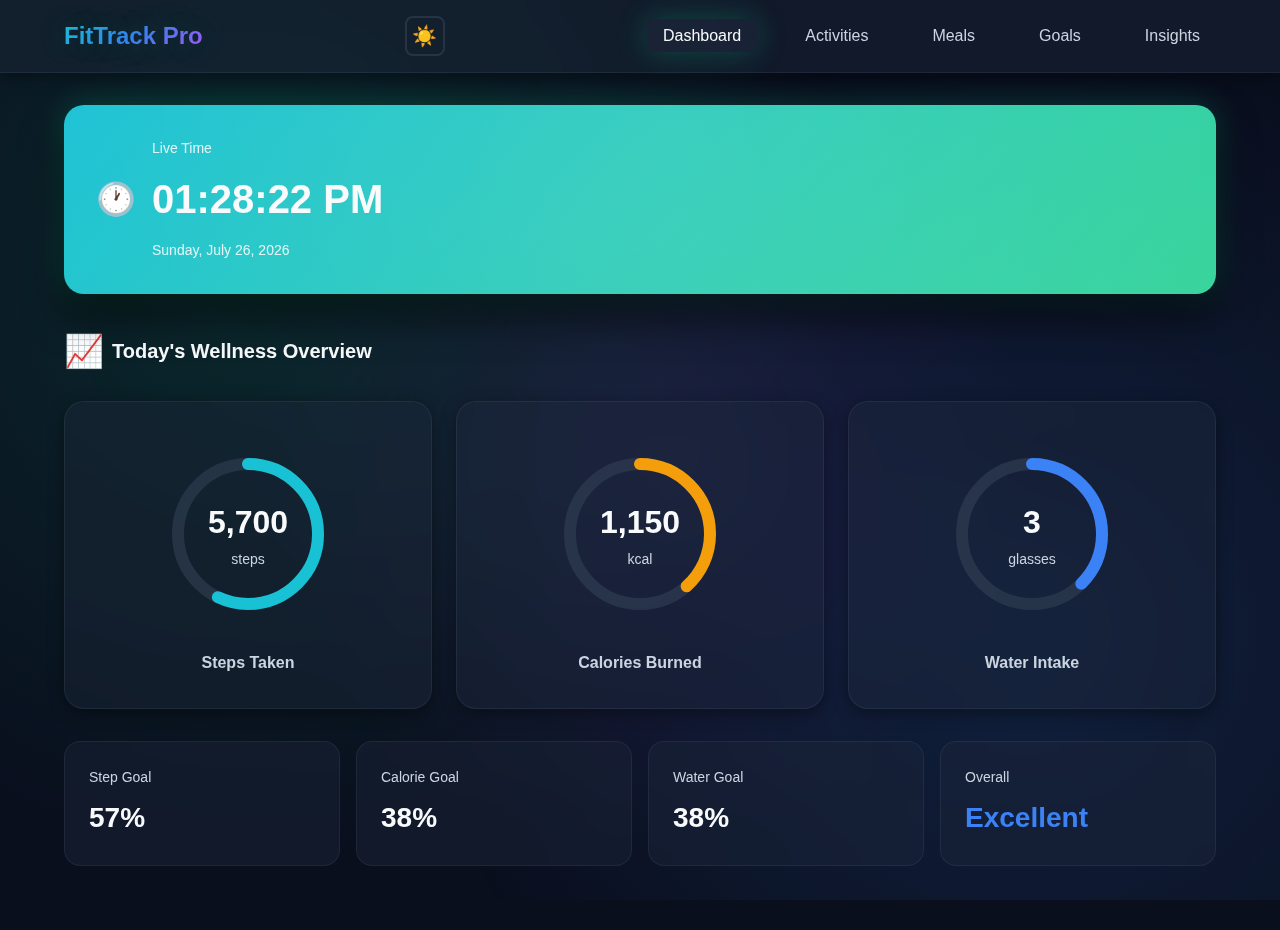
<file: index.html>
<!DOCTYPE html>
<html lang="en">
<head>
    <meta charset="UTF-8">
    <meta name="viewport" content="width=device-width, initial-scale=1.0">
    <title>FitTrack Pro - Dashboard</title>
    <meta name="description" content="Track your fitness goals, activities, meals, and wellness progress with FitTrack Pro">
    <link rel="stylesheet" href="css/styles.css">
</head>
<body>
    <nav class="navbar">
        <div class="nav-container">
            <h1 class="logo">FitTrack Pro</h1>
            <button class="theme-toggle" id="themeToggle" aria-label="Toggle theme">
                <span id="themeIcon">☀️</span>
            </button>
            <ul class="nav-links">
                <li><a href="index.html" class="active">Dashboard</a></li>
                <li><a href="pages/activities.html">Activities</a></li>
                <li><a href="pages/meals.html">Meals</a></li>
                <li><a href="pages/goals.html">Goals</a></li>
                <li><a href="pages/insights.html">Insights</a></li>
            </ul>
        </div>
    </nav>

    <main class="container">
        <div class="header-card">
            <div class="clock-icon">🕐</div>
            <div>
                <p class="clock-label">Live Time</p>
                <h2 class="live-time" id="liveTime">00:00:00</h2>
                <p class="live-date" id="liveDate">Loading...</p>
            </div>
        </div>

        <section class="wellness-section">
            <h3 class="section-title">
                <span class="icon">📈</span>
                Today's Wellness Overview
            </h3>
            <div class="progress-grid">
                <div class="progress-card">
                    <div class="progress-circle" id="stepsProgress">
                        <svg width="200" height="200">
                            <circle cx="100" cy="100" r="70" class="progress-bg"></circle>
                            <circle cx="100" cy="100" r="70" class="progress-fill progress-primary" id="stepsCircle"></circle>
                        </svg>
                        <div class="progress-text">
                            <span class="progress-value" id="stepsValue">0</span>
                            <span class="progress-unit">steps</span>
                        </div>
                    </div>
                    <p class="progress-label">Steps Taken</p>
                </div>

                <div class="progress-card">
                    <div class="progress-circle" id="caloriesProgress">
                        <svg width="200" height="200">
                            <circle cx="100" cy="100" r="70" class="progress-bg"></circle>
                            <circle cx="100" cy="100" r="70" class="progress-fill progress-accent" id="caloriesCircle"></circle>
                        </svg>
                        <div class="progress-text">
                            <span class="progress-value" id="caloriesValue">0</span>
                            <span class="progress-unit">kcal</span>
                        </div>
                    </div>
                    <p class="progress-label">Calories Burned</p>
                </div>

                <div class="progress-card">
                    <div class="progress-circle" id="waterProgress">
                        <svg width="200" height="200">
                            <circle cx="100" cy="100" r="70" class="progress-bg"></circle>
                            <circle cx="100" cy="100" r="70" class="progress-fill progress-secondary" id="waterCircle"></circle>
                        </svg>
                        <div class="progress-text">
                            <span class="progress-value" id="waterValue">0</span>
                            <span class="progress-unit">glasses</span>
                        </div>
                    </div>
                    <p class="progress-label">Water Intake</p>
                </div>
            </div>
        </section>

        <section class="stats-grid">
            <div class="stat-card">
                <p class="stat-label">Step Goal</p>
                <p class="stat-value" id="stepGoal">0%</p>
            </div>
            <div class="stat-card">
                <p class="stat-label">Calorie Goal</p>
                <p class="stat-value" id="calorieGoal">0%</p>
            </div>
            <div class="stat-card">
                <p class="stat-label">Water Goal</p>
                <p class="stat-value" id="waterGoal">0%</p>
            </div>
            <div class="stat-card">
                <p class="stat-label">Overall</p>
                <p class="stat-value stat-excellent">Excellent</p>
            </div>
        </section>
    </main>

    <script src="js/theme.js"></script>
    <script src="js/overlays.js"></script>
    <script src="js/storage.js"></script>
    <script src="js/dashboard.js"></script>
</body>
</html>
</file>
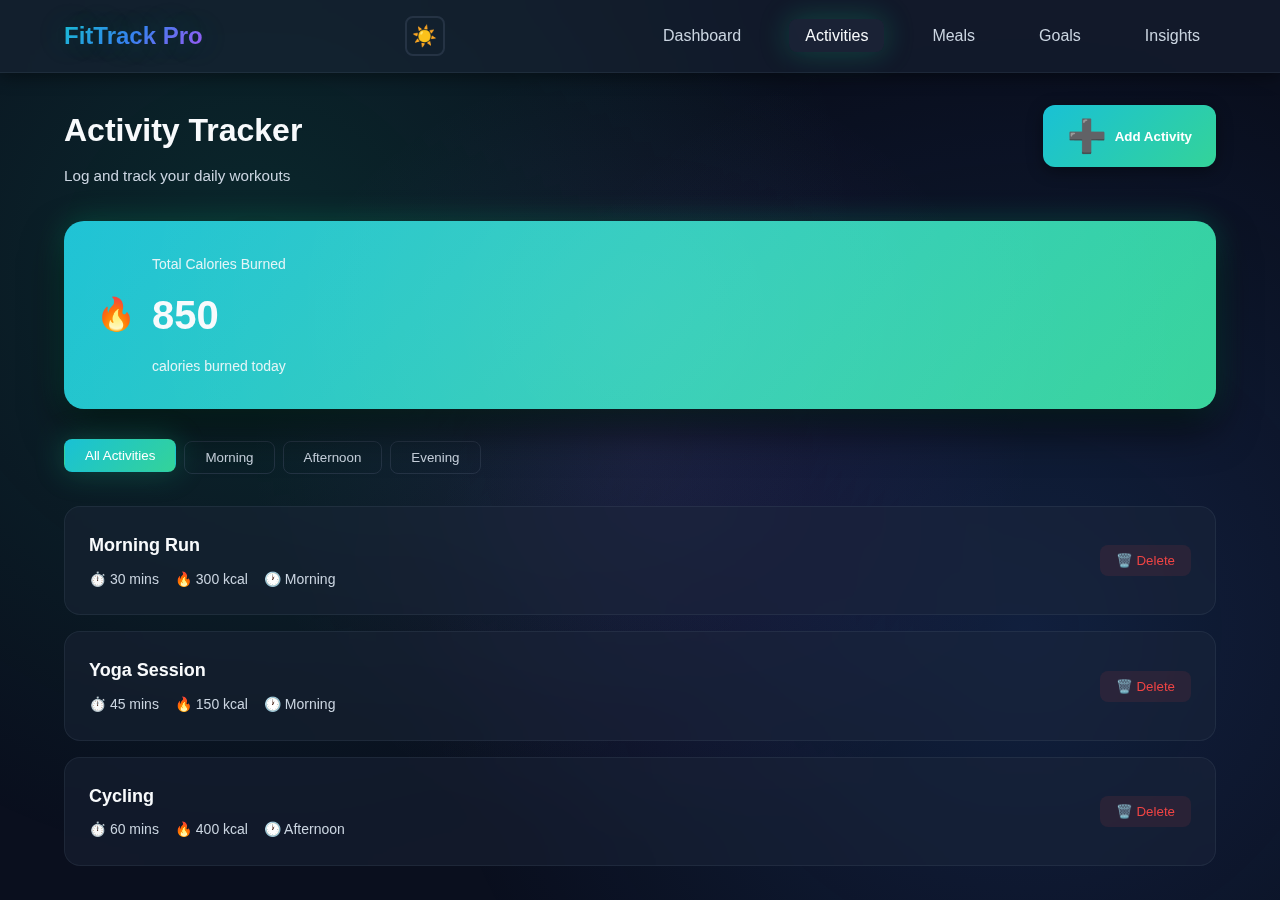
<file: pages/activities.html>
<!DOCTYPE html>
<html lang="en">
<head>
    <meta charset="UTF-8">
    <meta name="viewport" content="width=device-width, initial-scale=1.0">
    <title>FitTrack Pro - Activities</title>
    <link rel="stylesheet" href="../css/styles.css">
</head>
<body>
    <nav class="navbar">
        <div class="nav-container">
            <h1 class="logo">FitTrack Pro</h1>
            <button class="theme-toggle" id="themeToggle" aria-label="Toggle theme">
                <span id="themeIcon">☀️</span>
            </button>
            <ul class="nav-links">
                <li><a href="../index.html">Dashboard</a></li>
                <li><a href="activities.html" class="active">Activities</a></li>
                <li><a href="meals.html">Meals</a></li>
                <li><a href="goals.html">Goals</a></li>
                <li><a href="insights.html">Insights</a></li>
            </ul>
        </div>
    </nav>

    <main class="container">
        <div class="page-header">
            <div>
                <h1>Activity Tracker</h1>
                <p class="page-subtitle">Log and track your daily workouts</p>
            </div>
            <button class="btn btn-primary" id="addActivityBtn">
                <span class="icon">➕</span>
                Add Activity
            </button>
        </div>

        <div class="header-card">
            <div class="icon">🔥</div>
            <div>
                <p class="clock-label">Total Calories Burned</p>
                <h2 class="live-time" id="totalCalories">0</h2>
                <p class="live-date">calories burned today</p>
            </div>
        </div>

        <div class="filter-tabs">
            <button class="filter-tab active" data-filter="all">All Activities</button>
            <button class="filter-tab" data-filter="morning">Morning</button>
            <button class="filter-tab" data-filter="afternoon">Afternoon</button>
            <button class="filter-tab" data-filter="evening">Evening</button>
        </div>

        <div id="activitiesList" class="activities-list"></div>
    </main>

    <!-- Custom Modal -->
    <div id="activityModal" class="modal">
        <div class="modal-content">
            <div class="modal-header">
                <h2>Add New Activity</h2>
                <button class="modal-close" id="closeModal">&times;</button>
            </div>
            <form id="activityForm">
                <div class="form-group">
                    <label for="activityName">Activity Name *</label>
                    <input type="text" id="activityName" placeholder="e.g., Morning Run" required>
                    <span class="error-message" id="nameError"></span>
                </div>
                <div class="form-group">
                    <label for="duration">Duration (minutes) *</label>
                    <input type="number" id="duration" placeholder="30" min="1" max="300" required>
                    <span class="error-message" id="durationError"></span>
                </div>
                <div class="form-group">
                    <label for="calories">Calories Burned *</label>
                    <input type="number" id="calories" placeholder="300" min="1" max="2000" required>
                    <span class="error-message" id="caloriesError"></span>
                </div>
                <div class="form-group">
                    <label for="timeOfDay">Time of Day</label>
                    <select id="timeOfDay">
                        <option value="morning">Morning</option>
                        <option value="afternoon">Afternoon</option>
                        <option value="evening">Evening</option>
                    </select>
                </div>
                <button type="submit" class="btn btn-primary btn-full">Add Activity</button>
            </form>
        </div>
    </div>

    <!-- Success Toast -->
    <div id="toast" class="toast"></div>

    <script src="../js/theme.js"></script>
    <script src="../js/overlays.js"></script>
    <script src="../js/storage.js"></script>
    <script src="../js/activities.js"></script>
</body>
</html>
</file>
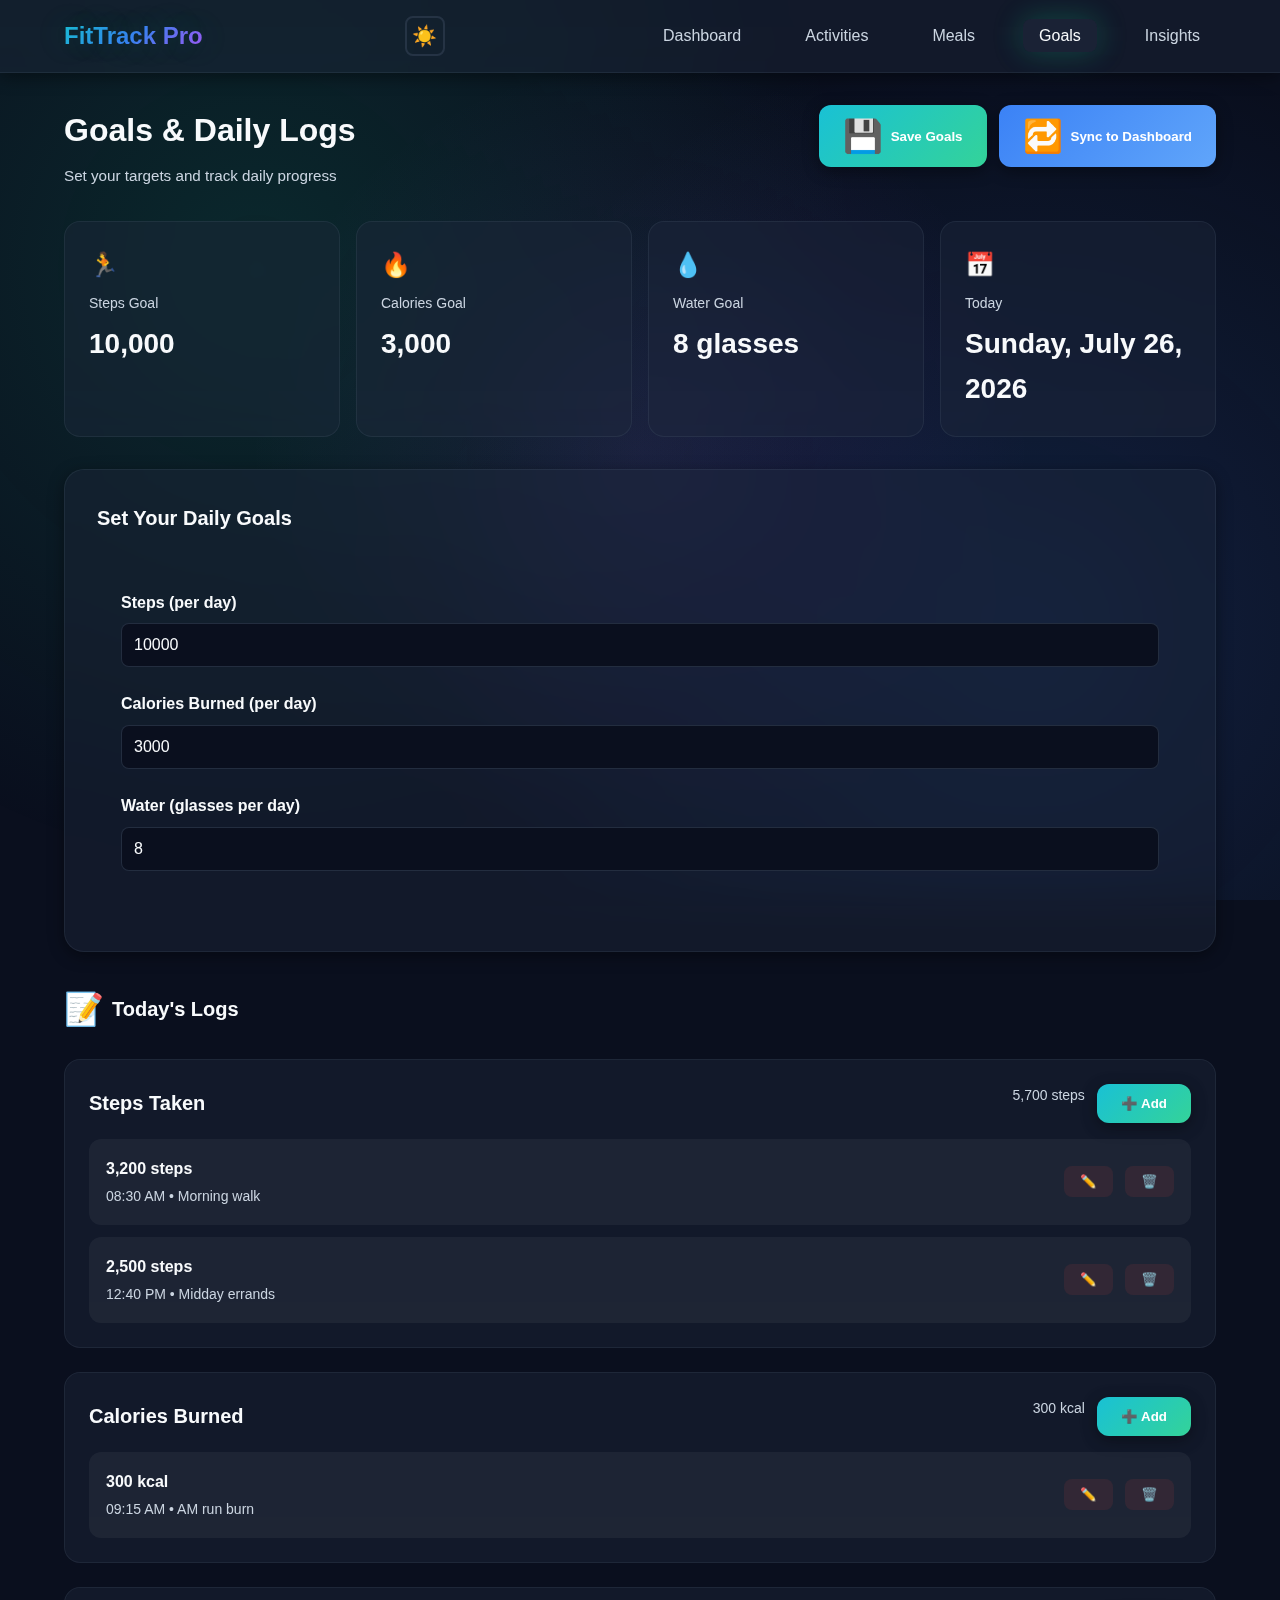
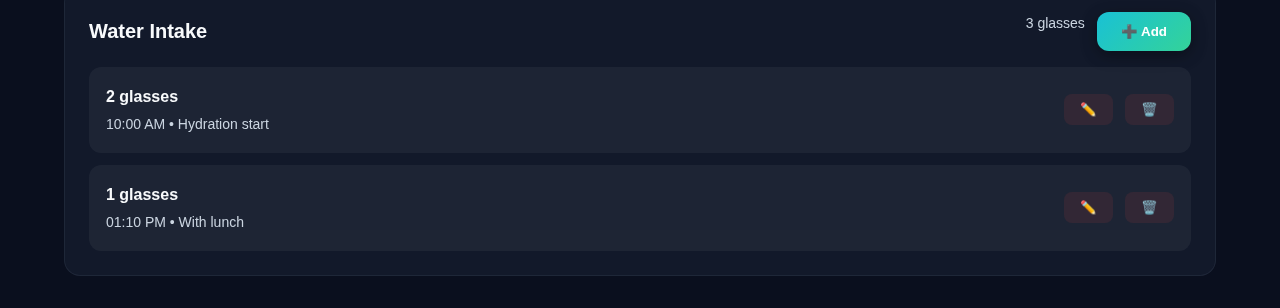
<file: pages/goals.html>
<!DOCTYPE html>
<html lang="en">
<head>
    <meta charset="UTF-8">
    <meta name="viewport" content="width=device-width, initial-scale=1.0">
    <title>FitTrack Pro - Goals</title>
    <link rel="stylesheet" href="../css/styles.css">
</head>
<body>
    <nav class="navbar">
        <div class="nav-container">
            <h1 class="logo">FitTrack Pro</h1>
            <button class="theme-toggle" id="themeToggle" aria-label="Toggle theme">
                <span id="themeIcon">☀️</span>
            </button>
            <ul class="nav-links">
                <li><a href="../index.html">Dashboard</a></li>
                <li><a href="activities.html">Activities</a></li>
                <li><a href="meals.html">Meals</a></li>
                <li><a href="goals.html" class="active">Goals</a></li>
                <li><a href="insights.html">Insights</a></li>
            </ul>
        </div>
    </nav>

    <main class="container">
        <div class="page-header">
            <div>
                <h1>Goals & Daily Logs</h1>
                <p class="page-subtitle">Set your targets and track daily progress</p>
            </div>
            <div class="button-group">
                <button class="btn btn-primary" id="saveGoalsBtn">
                    <span class="icon">💾</span>
                    Save Goals
                </button>
                <button class="btn btn-secondary" id="syncBtn" title="Sync dashboard wellness with today's logs">
                    <span class="icon">🔁</span>
                    Sync to Dashboard
                </button>
            </div>
        </div>

        <section class="stats-grid">
            <div class="stat-card">
                <div class="stat-icon">🏃</div>
                <p class="stat-label">Steps Goal</p>
                <p class="stat-value"><span id="stepsGoalValue">10,000</span></p>
            </div>
            <div class="stat-card">
                <div class="stat-icon">🔥</div>
                <p class="stat-label">Calories Goal</p>
                <p class="stat-value"><span id="caloriesGoalValue">3,000</span></p>
            </div>
            <div class="stat-card">
                <div class="stat-icon">💧</div>
                <p class="stat-label">Water Goal</p>
                <p class="stat-value"><span id="waterGoalValue">8</span> glasses</p>
            </div>
            <div class="stat-card">
                <div class="stat-icon">📅</div>
                <p class="stat-label">Today</p>
                <p class="stat-value" id="todayDate">-</p>
            </div>
        </section>

        <section class="chart-container">
            <h3 class="chart-title">Set Your Daily Goals</h3>
            <form id="goalsForm">
                <div class="form-group">
                    <label for="stepsGoal">Steps (per day)</label>
                    <input type="number" id="stepsGoal" min="1" step="100" placeholder="10000">
                </div>
                <div class="form-group">
                    <label for="caloriesGoal">Calories Burned (per day)</label>
                    <input type="number" id="caloriesGoal" min="1" step="50" placeholder="3000">
                </div>
                <div class="form-group">
                    <label for="waterGoal">Water (glasses per day)</label>
                    <input type="number" id="waterGoal" min="1" step="1" placeholder="8">
                </div>
            </form>
        </section>

        <h3 class="section-title"><span class="icon">📝</span>Today's Logs</h3>
        <div class="meals-sections">
            <div class="meal-section">
                <div class="meal-section-header">
                    <h3>Steps Taken</h3>
                    <div class="button-group">
                        <span class="meal-calories" id="stepsTotal">0 steps</span>
                        <button class="btn btn-primary" id="addStepsBtn">➕ Add</button>
                    </div>
                </div>
                <div id="stepsList" class="meal-items"></div>
            </div>

            <div class="meal-section">
                <div class="meal-section-header">
                    <h3>Calories Burned</h3>
                    <div class="button-group">
                        <span class="meal-calories" id="caloriesTotal">0 kcal</span>
                        <button class="btn btn-primary" id="addCaloriesBtn">➕ Add</button>
                    </div>
                </div>
                <div id="caloriesList" class="meal-items"></div>
            </div>

            <div class="meal-section">
                <div class="meal-section-header">
                    <h3>Water Intake</h3>
                    <div class="button-group">
                        <span class="meal-calories" id="waterTotal">0 glasses</span>
                        <button class="btn btn-primary" id="addWaterBtn">➕ Add</button>
                    </div>
                </div>
                <div id="waterList" class="meal-items"></div>
            </div>
        </div>
    </main>

    <!-- Modal for Add/Edit Log -->
    <div id="logModal" class="modal">
        <div class="modal-content">
            <div class="modal-header">
                <h2 id="logModalTitle">Add Log</h2>
                <button class="modal-close" id="closeLogModal">&times;</button>
            </div>
            <form id="logForm">
                <input type="hidden" id="logId">
                <div class="form-group">
                    <label for="logType">Type</label>
                    <select id="logType">
                        <option value="steps">Steps</option>
                        <option value="calories">Calories Burned</option>
                        <option value="water">Water</option>
                    </select>
                </div>
                <div class="form-group">
                    <label for="logAmount">Amount</label>
                    <input type="number" id="logAmount" min="1" step="1" required>
                    <span class="error-message" id="amountError"></span>
                </div>
                <div class="form-group">
                    <label for="logNote">Note (optional)</label>
                    <input type="text" id="logNote" placeholder="e.g., Afternoon walk">
                </div>
                <button type="submit" class="btn btn-primary btn-full" id="logSubmitBtn">Save</button>
            </form>
        </div>
    </div>

    <div id="toast" class="toast"></div>

    <script src="../js/theme.js"></script>
    <script src="../js/overlays.js"></script>
    <script src="../js/storage.js"></script>
    <script src="../js/goals.js"></script>
</body>
</html>
</file>
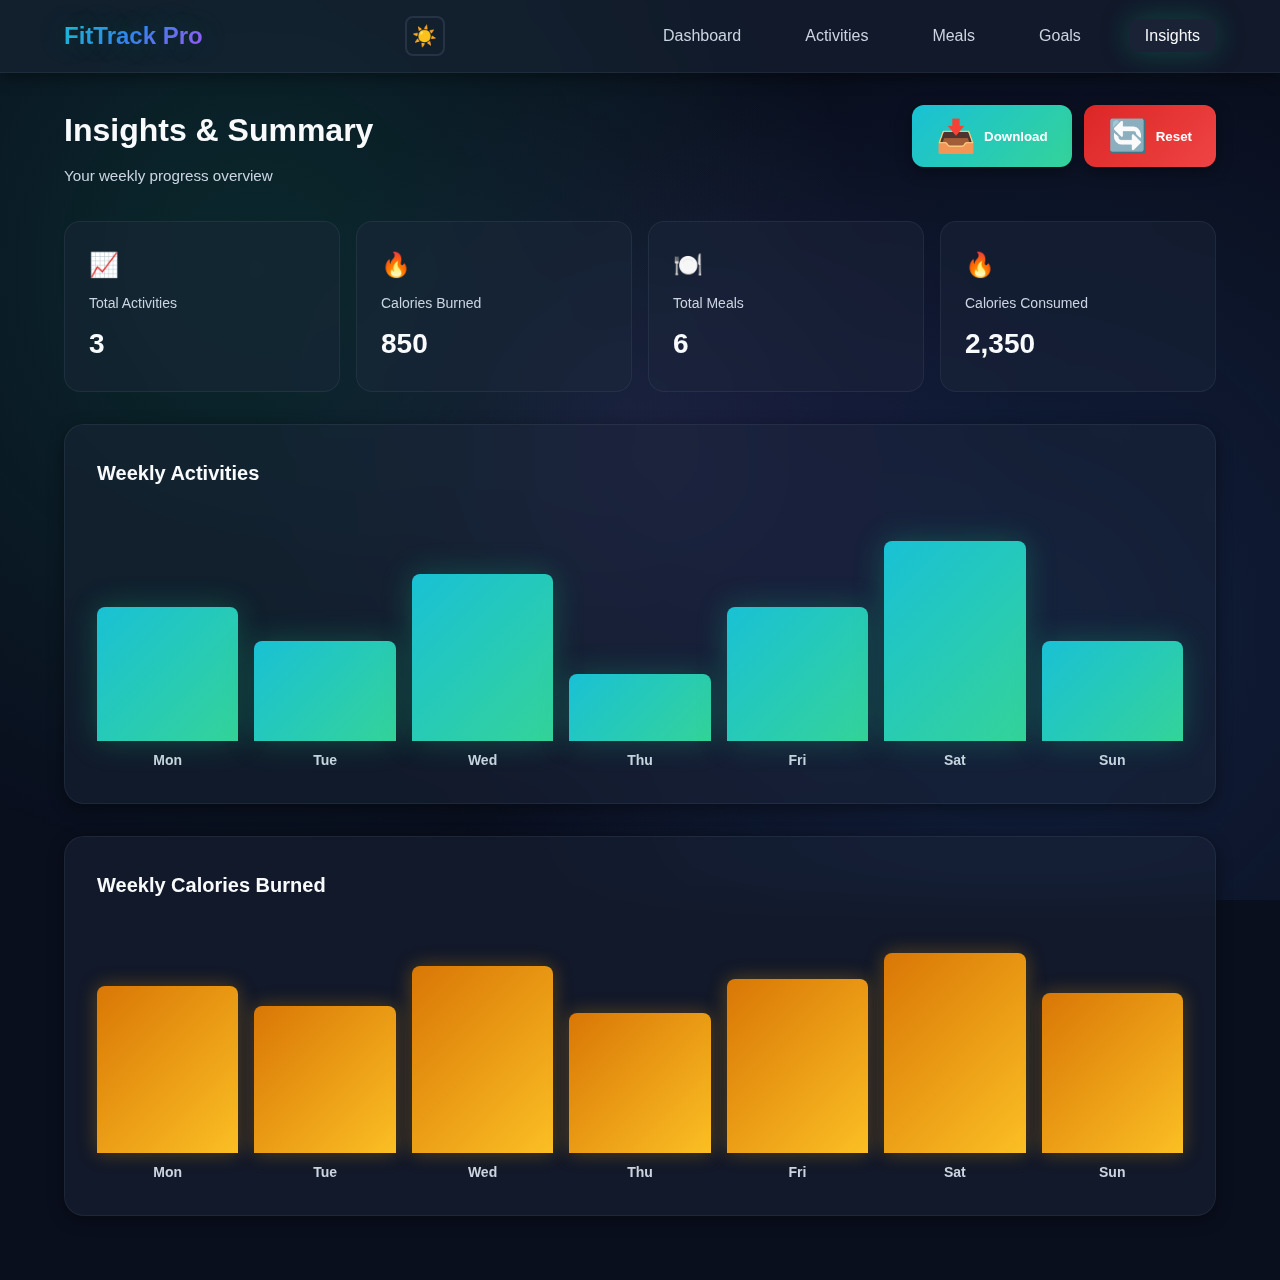
<file: pages/insights.html>
<!DOCTYPE html>
<html lang="en">
<head>
    <meta charset="UTF-8">
    <meta name="viewport" content="width=device-width, initial-scale=1.0">
    <title>FitTrack Pro - Insights</title>
    <link rel="stylesheet" href="../css/styles.css">
</head>
<body>
    <nav class="navbar">
        <div class="nav-container">
            <h1 class="logo">FitTrack Pro</h1>
            <button class="theme-toggle" id="themeToggle" aria-label="Toggle theme">
                <span id="themeIcon">☀️</span>
            </button>
            <ul class="nav-links">
                <li><a href="../index.html">Dashboard</a></li>
                <li><a href="activities.html">Activities</a></li>
                <li><a href="meals.html">Meals</a></li>
                <li><a href="goals.html">Goals</a></li>
                <li><a href="insights.html" class="active">Insights</a></li>
            </ul>
        </div>
    </nav>

    <main class="container">
        <div class="page-header">
            <div>
                <h1>Insights & Summary</h1>
                <p class="page-subtitle">Your weekly progress overview</p>
            </div>
            <div class="button-group">
                <button class="btn btn-primary" id="downloadBtn">
                    <span class="icon">📥</span>
                    Download
                </button>
                <button class="btn btn-danger" id="resetBtn">
                    <span class="icon">🔄</span>
                    Reset
                </button>
            </div>
        </div>

        <div class="stats-grid insights-stats">
            <div class="stat-card">
                <div class="stat-icon">📈</div>
                <p class="stat-label">Total Activities</p>
                <p class="stat-value" id="totalActivities">0</p>
            </div>
            <div class="stat-card">
                <div class="stat-icon">🔥</div>
                <p class="stat-label">Calories Burned</p>
                <p class="stat-value" id="totalCaloriesBurned">0</p>
            </div>
            <div class="stat-card">
                <div class="stat-icon">🍽️</div>
                <p class="stat-label">Total Meals</p>
                <p class="stat-value" id="totalMeals">0</p>
            </div>
            <div class="stat-card">
                <div class="stat-icon">🔥</div>
                <p class="stat-label">Calories Consumed</p>
                <p class="stat-value" id="totalCaloriesConsumed">0</p>
            </div>
        </div>

        <div class="chart-container">
            <h3 class="chart-title">Weekly Activities</h3>
            <div class="chart" id="activityChart"></div>
        </div>

        <div class="chart-container">
            <h3 class="chart-title">Weekly Calories Burned</h3>
            <div class="chart" id="calorieChart"></div>
        </div>
    </main>

    <!-- Success Toast -->
    <div id="toast" class="toast"></div>

    <script src="../js/theme.js"></script>
    <script src="../js/overlays.js"></script>
    <script src="../js/storage.js"></script>
    <script src="../js/insights.js"></script>
</body>
</html>
</file>
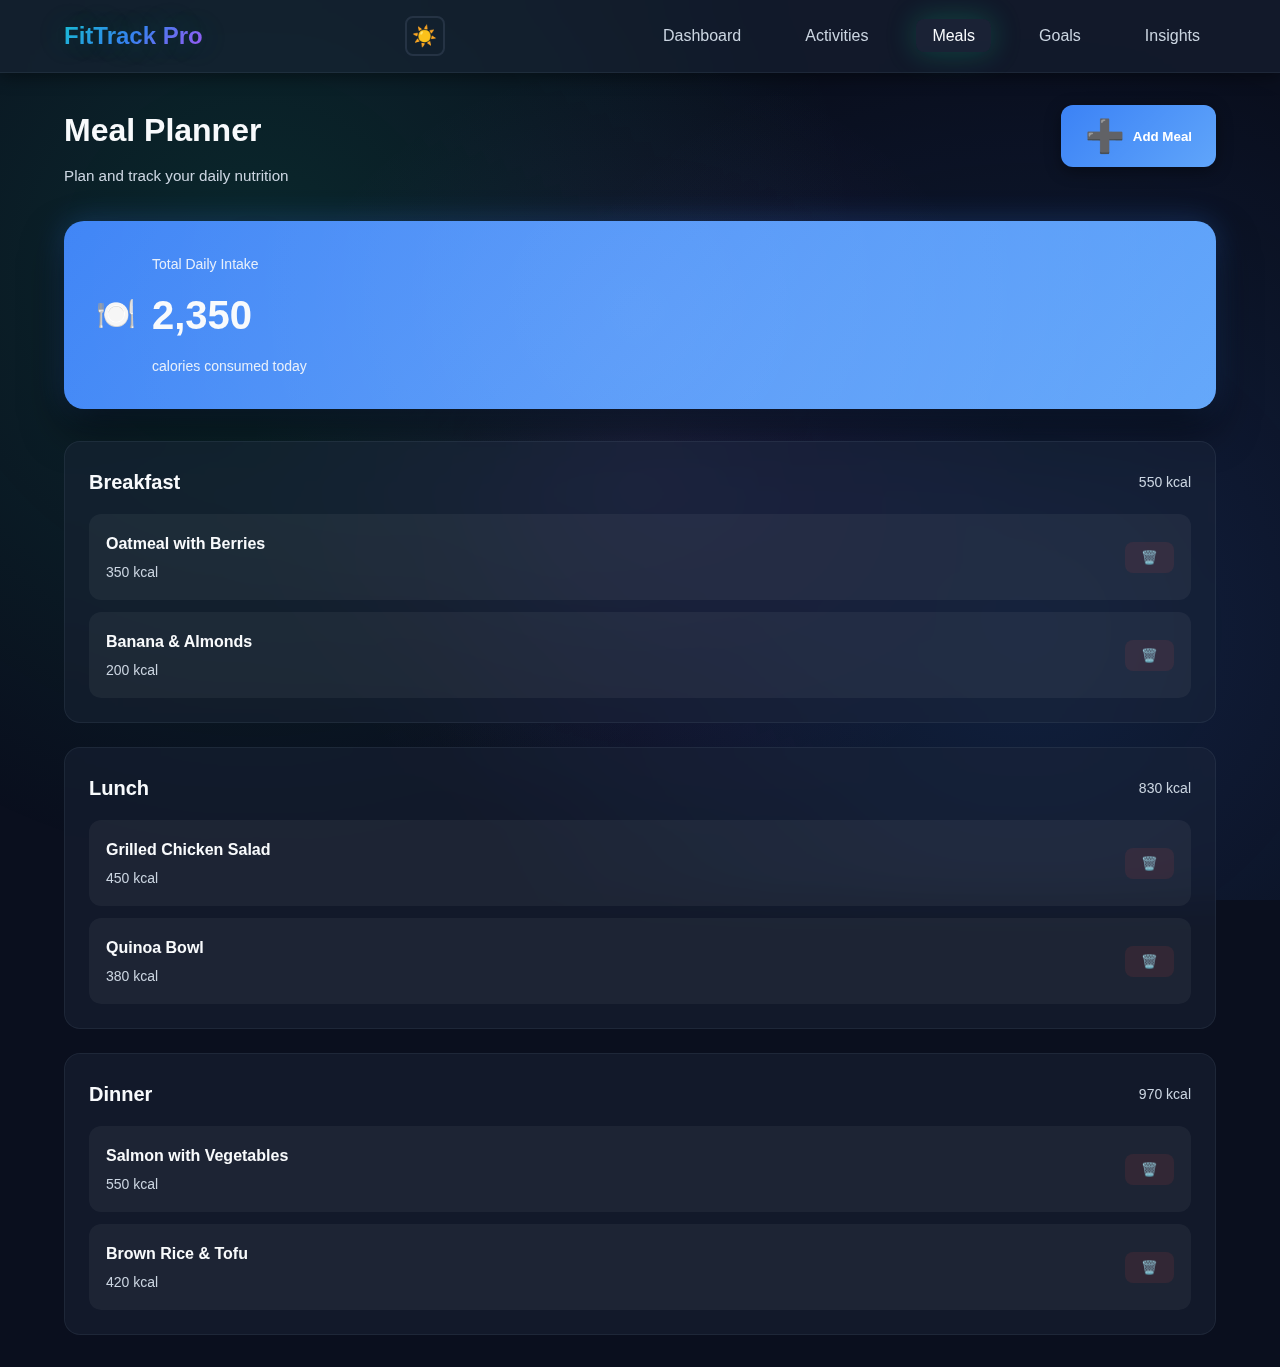
<file: pages/meals.html>
<!DOCTYPE html>
<html lang="en">
<head>
    <meta charset="UTF-8">
    <meta name="viewport" content="width=device-width, initial-scale=1.0">
    <title>FitTrack Pro - Meals</title>
    <link rel="stylesheet" href="../css/styles.css">
</head>
<body>
    <nav class="navbar">
        <div class="nav-container">
            <h1 class="logo">FitTrack Pro</h1>
            <button class="theme-toggle" id="themeToggle" aria-label="Toggle theme">
                <span id="themeIcon">☀️</span>
            </button>
            <ul class="nav-links">
                <li><a href="../index.html">Dashboard</a></li>
                <li><a href="activities.html">Activities</a></li>
                <li><a href="meals.html" class="active">Meals</a></li>
                <li><a href="goals.html">Goals</a></li>
                <li><a href="insights.html">Insights</a></li>
            </ul>
        </div>
    </nav>

    <main class="container">
        <div class="page-header">
            <div>
                <h1>Meal Planner</h1>
                <p class="page-subtitle">Plan and track your daily nutrition</p>
            </div>
            <button class="btn btn-secondary" id="addMealBtn">
                <span class="icon">➕</span>
                Add Meal
            </button>
        </div>

        <div class="header-card meal-header">
            <div class="icon">🍽️</div>
            <div>
                <p class="clock-label">Total Daily Intake</p>
                <h2 class="live-time" id="totalMealCalories">0</h2>
                <p class="live-date">calories consumed today</p>
            </div>
        </div>

        <div class="meals-sections">
            <div class="meal-section">
                <div class="meal-section-header">
                    <h3>Breakfast</h3>
                    <span class="meal-calories" id="breakfastCalories">0 kcal</span>
                </div>
                <div id="breakfastList" class="meal-items"></div>
            </div>

            <div class="meal-section">
                <div class="meal-section-header">
                    <h3>Lunch</h3>
                    <span class="meal-calories" id="lunchCalories">0 kcal</span>
                </div>
                <div id="lunchList" class="meal-items"></div>
            </div>

            <div class="meal-section">
                <div class="meal-section-header">
                    <h3>Dinner</h3>
                    <span class="meal-calories" id="dinnerCalories">0 kcal</span>
                </div>
                <div id="dinnerList" class="meal-items"></div>
            </div>
        </div>
    </main>

    <!-- Custom Modal -->
    <div id="mealModal" class="modal">
        <div class="modal-content">
            <div class="modal-header">
                <h2>Add New Meal</h2>
                <button class="modal-close" id="closeModal">&times;</button>
            </div>
            <form id="mealForm">
                <div class="form-group">
                    <label for="mealName">Meal Name *</label>
                    <input type="text" id="mealName" placeholder="e.g., Grilled Chicken Salad" required>
                    <span class="error-message" id="nameError"></span>
                </div>
                <div class="form-group">
                    <label for="mealCalories">Calories *</label>
                    <input type="number" id="mealCalories" placeholder="450" min="1" max="3000" required>
                    <span class="error-message" id="caloriesError"></span>
                </div>
                <div class="form-group">
                    <label for="mealType">Meal Type</label>
                    <select id="mealType">
                        <option value="breakfast">Breakfast</option>
                        <option value="lunch">Lunch</option>
                        <option value="dinner">Dinner</option>
                    </select>
                </div>
                <button type="submit" class="btn btn-secondary btn-full">Add Meal</button>
            </form>
        </div>
    </div>

    <!-- Success Toast -->
    <div id="toast" class="toast"></div>

    <script src="../js/theme.js"></script>
    <script src="../js/overlays.js"></script>
    <script src="../js/storage.js"></script>
    <script src="../js/meals.js"></script>
</body>
</html>
</file>
<file: css/styles.css>
/* Reset & Base Styles */
* {
    margin: 0;
    padding: 0;
    box-sizing: border-box;
}

:root {
    /* Colors - Enhanced Fitness Theme */

    --primary: #19c1d5;
    --primary-dark: #4ac9da;
    --primary-light: #34d399;
    --secondary: #3b82f6;
    --secondary-dark: #2563eb;
    --secondary-light: #60a5fa;
    --accent: #f59e0b;
    --accent-dark: #d97706;
    --accent-light: #fbbf24;
    --danger: #ef4444;
    --danger-dark: #dc2626;
    --purple: #a855f7;
    --purple-dark: #9333ea;
    
    /* Gradients */
    --gradient-primary: linear-gradient(135deg, var(--primary) 0%, var(--primary-light) 100%);
    --gradient-secondary: linear-gradient(135deg, var(--secondary) 0%, var(--secondary-light) 100%);
    --gradient-accent: linear-gradient(135deg, var(--accent-dark) 0%, var(--accent-light) 100%);
    --gradient-purple: linear-gradient(135deg, var(--purple-dark) 0%, var(--purple) 100%);
    --gradient-vibrant: linear-gradient(135deg, var(--primary) 0%, var(--secondary) 50%, var(--purple) 100%);
    
    /* Transitions */
    --transition: all 0.3s cubic-bezier(0.4, 0, 0.2, 1);
    --transition-slow: all 0.5s cubic-bezier(0.4, 0, 0.2, 1);
}

/* Dark Theme (Default) */
:root,
[data-theme="dark"] {
    --bg-primary: #0a0f1e;
    --bg-secondary: #111827;
    --bg-card: rgba(30, 41, 59, 0.8);
    --border: rgba(51, 65, 85, 0.6);
    
    --text-primary: #f8fafc;
    --text-secondary: #cbd5e1;
    --text-muted: #94a3b8;
    
    /* Glassmorphism */
    --glass-bg: rgba(30, 41, 59, 0.4);
    --glass-border: rgba(148, 163, 184, 0.1);
    
    /* Shadows */
    --shadow: 0 4px 16px rgba(0, 0, 0, 0.4);
    --shadow-lg: 0 20px 40px rgba(0, 0, 0, 0.6);
    --shadow-glow: 0 0 30px rgba(16, 185, 129, 0.3);
    --shadow-glow-secondary: 0 0 30px rgba(59, 130, 246, 0.3);
}

/* Light Theme */
[data-theme="light"] {
    --bg-primary: linear-gradient(180deg, #f0f9ff 0%, #e0f2fe 100%);
    --bg-secondary: rgba(255, 255, 255, 0.9);
    --bg-card: rgba(255, 255, 255, 0.7);
    --border: rgba(226, 232, 240, 0.8);
    
    --text-primary: #0f172a;
    --text-secondary: #475569;
    --text-muted: #64748b;
    
    /* Glassmorphism */
    --glass-bg: rgba(255, 255, 255, 0.5);
    --glass-border: rgba(148, 163, 184, 0.2);
    
    /* Shadows */
    --shadow: 0 4px 16px rgba(0, 0, 0, 0.08);
    --shadow-lg: 0 20px 40px rgba(0, 0, 0, 0.12);
    --shadow-glow: 0 0 30px rgba(16, 185, 129, 0.2);
    --shadow-glow-secondary: 0 0 30px rgba(59, 130, 246, 0.2);
}

body {
    font-family: -apple-system, BlinkMacSystemFont, 'Segoe UI', Roboto, Oxygen, Ubuntu, Cantarell, sans-serif;
    background: var(--bg-primary);
    color: var(--text-primary);
    line-height: 1.6;
    min-height: 100vh;
    position: relative;
    overflow-x: hidden;
}

body::before {
    content: '';
    position: fixed;
    top: 0;
    left: 0;
    right: 0;
    bottom: 0;
    background: 
        radial-gradient(circle at 20% 30%, rgba(16, 185, 129, 0.15) 0%, transparent 50%),
        radial-gradient(circle at 80% 70%, rgba(59, 130, 246, 0.15) 0%, transparent 50%),
        radial-gradient(circle at 50% 50%, rgba(168, 85, 247, 0.1) 0%, transparent 50%);
    pointer-events: none;
    z-index: -1;
}

/* Navigation */
.navbar {
    background: var(--glass-bg);
    backdrop-filter: blur(20px);
    -webkit-backdrop-filter: blur(20px);
    border-bottom: 1px solid var(--glass-border);
    padding: 1rem 0;
    position: sticky;
    top: 0;
    z-index: 100;
    box-shadow: var(--shadow);
}

.nav-container {
    max-width: 1200px;
    margin: 0 auto;
    padding: 0 1.5rem;
    display: flex;
    justify-content: space-between;
    align-items: center;
}

.logo {
    font-size: 1.5rem;
    font-weight: 700;
    background: var(--gradient-vibrant);
    -webkit-background-clip: text;
    -webkit-text-fill-color: transparent;
    background-clip: text;
    text-shadow: 0 0 30px rgba(16, 185, 129, 0.3);
    animation: pulse-subtle 3s ease-in-out infinite;
}

.nav-links {
    display: flex;
    gap: 2rem;
    list-style: none;
}

.nav-links a {
    color: var(--text-secondary);
    text-decoration: none;
    font-weight: 500;
    padding: 0.5rem 1rem;
    border-radius: 8px;
    transition: var(--transition);
}

.nav-links a:hover,
.nav-links a.active {
    color: var(--text-primary);
    background: var(--glass-bg);
    backdrop-filter: blur(10px);
    transform: translateY(-2px);
    box-shadow: var(--shadow-glow);
}

/* Theme Toggle Button */
.theme-toggle {
    background: transparent;
    border: 2px solid var(--border);
    color: var(--text-primary);
    padding: 0.5rem;
    border-radius: 8px;
    cursor: pointer;
    transition: var(--transition);
    font-size: 1.25rem;
    width: 40px;
    height: 40px;
    display: flex;
    align-items: center;
    justify-content: center;
}

.theme-toggle:hover {
    background: rgba(16, 185, 129, 0.1);
    border-color: var(--primary);
}

/* Container */
.container {
    max-width: 1200px;
    margin: 0 auto;
    padding: 2rem 1.5rem;
}

/* Header Card */
.header-card {
    background: var(--gradient-primary);
    border-radius: 20px;
    padding: 2rem;
    margin-bottom: 2rem;
    box-shadow: var(--shadow-lg), var(--shadow-glow);
    display: flex;
    gap: 1rem;
    align-items: center;
    animation: fadeIn 0.4s ease-out, float 6s ease-in-out infinite;
    position: relative;
    overflow: hidden;
}

.header-card::before {
    content: '';
    position: absolute;
    top: -50%;
    right: -50%;
    width: 200%;
    height: 200%;
    background: radial-gradient(circle, rgba(255, 255, 255, 0.1) 0%, transparent 70%);
    animation: rotate 20s linear infinite;
}

.header-card.meal-header {
    background: var(--gradient-secondary);
    box-shadow: var(--shadow-lg), var(--shadow-glow-secondary);
}

.clock-icon,
.icon {
    font-size: 2rem;
}

.clock-label {
    font-size: 0.875rem;
    opacity: 0.9;
    margin-bottom: 0.25rem;
}

.live-time {
    font-size: 2.5rem;
    font-weight: 700;
    margin: 0.5rem 0;
}

.live-date {
    font-size: 0.875rem;
    opacity: 0.9;
}

/* Page Header */
.page-header {
    display: flex;
    justify-content: space-between;
    align-items: flex-start;
    margin-bottom: 2rem;
    flex-wrap: wrap;
    gap: 1rem;
}

.page-header h1 {
    font-size: 2rem;
    margin-bottom: 0.5rem;
}

.page-subtitle {
    color: var(--text-secondary);
    font-size: 0.95rem;
}

.button-group {
    display: flex;
    gap: 0.75rem;
}

/* Buttons */
.btn {
    padding: 0.75rem 1.5rem;
    border: none;
    border-radius: 12px;
    font-weight: 600;
    cursor: pointer;
    transition: var(--transition);
    display: inline-flex;
    align-items: center;
    gap: 0.5rem;
    box-shadow: var(--shadow);
    position: relative;
    overflow: hidden;
}

.btn::before {
    content: '';
    position: absolute;
    top: 50%;
    left: 50%;
    width: 0;
    height: 0;
    border-radius: 50%;
    background: rgba(255, 255, 255, 0.2);
    transform: translate(-50%, -50%);
    transition: width 0.5s, height 0.5s;
}

.btn:hover::before {
    width: 300px;
    height: 300px;
}

.btn-primary {
    background: var(--gradient-primary);
    color: white;
}

.btn-primary:hover {
    transform: translateY(-3px);
    box-shadow: var(--shadow-lg), var(--shadow-glow);
}

.btn-secondary {
    background: var(--gradient-secondary);
    color: white;
}

.btn-secondary:hover {
    transform: translateY(-3px);
    box-shadow: var(--shadow-lg), var(--shadow-glow-secondary);
}

.btn-danger {
    background: linear-gradient(135deg, var(--danger-dark) 0%, var(--danger) 100%);
    color: white;
}

.btn-danger:hover {
    transform: translateY(-3px);
    box-shadow: var(--shadow-lg), 0 0 30px rgba(239, 68, 68, 0.3);
}

.btn-full {
    width: 100%;
}

/* Section Title */
.section-title {
    display: flex;
    align-items: center;
    gap: 0.5rem;
    font-size: 1.25rem;
    margin-bottom: 1.5rem;
}

/* Progress Grid */
.progress-grid {
    display: grid;
    grid-template-columns: repeat(auto-fit, minmax(250px, 1fr));
    gap: 1.5rem;
    margin-bottom: 2rem;
}

.progress-card {
    background: var(--glass-bg);
    backdrop-filter: blur(20px);
    -webkit-backdrop-filter: blur(20px);
    border: 1px solid var(--glass-border);
    border-radius: 20px;
    padding: 2rem;
    text-align: center;
    box-shadow: var(--shadow);
    transition: var(--transition);
    position: relative;
    overflow: hidden;
}

.progress-card::before {
    content: '';
    position: absolute;
    top: 0;
    left: -100%;
    width: 100%;
    height: 100%;
    background: linear-gradient(90deg, transparent, rgba(255, 255, 255, 0.1), transparent);
    transition: left 0.5s;
}

.progress-card:hover::before {
    left: 100%;
}

.progress-card:hover {
    box-shadow: var(--shadow-lg), var(--shadow-glow);
    transform: translateY(-8px) scale(1.02);
    border-color: rgba(16, 185, 129, 0.3);
}

.progress-circle {
    position: relative;
    margin: 0 auto 1rem;
    width: 200px;
    height: 200px;
}

.progress-circle svg {
    transform: rotate(-90deg);
}

.progress-bg {
    fill: none;
    stroke: var(--border);
    stroke-width: 12;
}

.progress-fill {
    fill: none;
    stroke-width: 12;
    stroke-linecap: round;
    stroke-dasharray: 440;
    stroke-dashoffset: 440;
    transition: stroke-dashoffset 1.5s ease-out;
}

.progress-primary {
    stroke: var(--primary);
}

.progress-accent {
    stroke: var(--accent);
}

.progress-secondary {
    stroke: var(--secondary);
}

.progress-text {
    position: absolute;
    top: 50%;
    left: 50%;
    transform: translate(-50%, -50%);
    text-align: center;
}

.progress-value {
    display: block;
    font-size: 2rem;
    font-weight: 700;
}

.progress-unit {
    display: block;
    font-size: 0.875rem;
    color: var(--text-secondary);
}

.progress-label {
    font-weight: 600;
    color: var(--text-secondary);
}

/* Stats Grid */
.stats-grid {
    display: grid;
    grid-template-columns: repeat(auto-fit, minmax(200px, 1fr));
    gap: 1rem;
    margin-bottom: 2rem;
}

.insights-stats {
    margin-bottom: 2rem;
}

.stat-card {
    background: var(--glass-bg);
    backdrop-filter: blur(20px);
    -webkit-backdrop-filter: blur(20px);
    border: 1px solid var(--glass-border);
    border-radius: 16px;
    padding: 1.5rem;
    transition: var(--transition);
    position: relative;
    overflow: hidden;
}

.stat-card::after {
    content: '';
    position: absolute;
    top: 0;
    left: 0;
    right: 0;
    height: 3px;
    background: var(--gradient-primary);
    transform: scaleX(0);
    transition: transform 0.3s;
}

.stat-card:hover::after {
    transform: scaleX(1);
}

.stat-card:hover {
    transform: translateY(-4px);
    box-shadow: var(--shadow);
}

.stat-icon {
    font-size: 1.5rem;
    margin-bottom: 0.5rem;
}

.stat-label {
    font-size: 0.875rem;
    color: var(--text-secondary);
    margin-bottom: 0.5rem;
}

.stat-value {
    font-size: 1.75rem;
    font-weight: 700;
}

.stat-excellent {
    color: var(--secondary);
}

/* Filter Tabs */
.filter-tabs {
    display: flex;
    gap: 0.5rem;
    margin-bottom: 2rem;
    flex-wrap: wrap;
}

.filter-tab {
    padding: 0.5rem 1.25rem;
    border: 1px solid var(--border);
    background: transparent;
    color: var(--text-secondary);
    border-radius: 8px;
    cursor: pointer;
    transition: var(--transition);
    font-weight: 500;
}

.filter-tab:hover,
.filter-tab.active {
    background: var(--gradient-primary);
    color: white;
    border-color: transparent;
    box-shadow: var(--shadow-glow);
    transform: translateY(-2px);
}

/* Activities List */
.activities-list {
    display: grid;
    gap: 1rem;
}

.activity-item {
    background: var(--glass-bg);
    backdrop-filter: blur(20px);
    -webkit-backdrop-filter: blur(20px);
    border: 1px solid var(--glass-border);
    border-radius: 16px;
    padding: 1.5rem;
    display: flex;
    justify-content: space-between;
    align-items: center;
    transition: var(--transition);
    animation: fadeIn 0.3s ease-out;
    position: relative;
}

.activity-item::before {
    content: '';
    position: absolute;
    left: 0;
    top: 0;
    bottom: 0;
    width: 4px;
    background: var(--gradient-primary);
    border-radius: 16px 0 0 16px;
    opacity: 0;
    transition: opacity 0.3s;
}

.activity-item:hover::before {
    opacity: 1;
}

.activity-item:hover {
    box-shadow: var(--shadow-lg);
    transform: translateX(4px);
}

.activity-info h4 {
    font-size: 1.125rem;
    margin-bottom: 0.5rem;
}

.activity-meta {
    display: flex;
    gap: 1rem;
    color: var(--text-secondary);
    font-size: 0.875rem;
}

.delete-btn {
    background: rgba(239, 68, 68, 0.1);
    color: var(--danger);
    border: none;
    padding: 0.5rem 1rem;
    border-radius: 8px;
    cursor: pointer;
    transition: var(--transition);
    font-weight: 500;
}

.delete-btn:hover {
    background: var(--danger);
    color: white;
}

/* Meals Sections */
.meals-sections {
    display: grid;
    gap: 1.5rem;
}

.meal-section {
    background: var(--glass-bg);
    backdrop-filter: blur(20px);
    -webkit-backdrop-filter: blur(20px);
    border: 1px solid var(--glass-border);
    border-radius: 16px;
    padding: 1.5rem;
    transition: var(--transition);
}

.meal-section:hover {
    box-shadow: var(--shadow);
    transform: translateY(-2px);
}

.meal-section-header {
    display: flex;
    justify-content: space-between;
    align-items: center;
    margin-bottom: 1rem;
}

.meal-section-header h3 {
    font-size: 1.25rem;
}

.meal-calories {
    color: var(--text-secondary);
    font-size: 0.875rem;
}

.meal-items {
    display: grid;
    gap: 0.75rem;
}

.meal-item {
    background: rgba(255, 255, 255, 0.05);
    border-radius: 12px;
    padding: 1rem;
    display: flex;
    justify-content: space-between;
    align-items: center;
    transition: var(--transition);
    border: 1px solid transparent;
}

.meal-item:hover {
    background: rgba(255, 255, 255, 0.1);
    border-color: var(--glass-border);
    transform: translateX(4px);
}

.meal-item-info h4 {
    font-weight: 600;
    margin-bottom: 0.25rem;
}

.meal-item-info p {
    color: var(--text-secondary);
    font-size: 0.875rem;
}

.empty-state {
    text-align: center;
    padding: 2rem;
    color: var(--text-muted);
}

/* Charts */
.chart-container {
    background: var(--glass-bg);
    backdrop-filter: blur(20px);
    -webkit-backdrop-filter: blur(20px);
    border: 1px solid var(--glass-border);
    border-radius: 20px;
    padding: 2rem;
    margin-bottom: 2rem;
    box-shadow: var(--shadow);
}

.chart-title {
    font-size: 1.25rem;
    margin-bottom: 2rem;
}

.chart {
    display: flex;
    align-items: flex-end;
    justify-content: space-between;
    gap: 1rem;
    height: 250px;
}

.chart-bar {
    flex: 1;
    display: flex;
    flex-direction: column;
    align-items: center;
    gap: 0.5rem;
}

.bar {
    width: 100%;
    background: var(--gradient-primary);
    border-radius: 8px 8px 0 0;
    min-height: 20px;
    transition: all 0.5s ease-out;
    position: relative;
    cursor: pointer;
    box-shadow: var(--shadow-glow);
}

.bar:hover {
    transform: scaleY(1.05);
    box-shadow: var(--shadow-glow), 0 -4px 20px rgba(16, 185, 129, 0.4);
}

.bar.accent-bar {
    background: var(--gradient-accent);
    box-shadow: 0 0 20px rgba(245, 158, 11, 0.3);
}

.bar.accent-bar:hover {
    box-shadow: 0 0 20px rgba(245, 158, 11, 0.3), 0 -4px 20px rgba(245, 158, 11, 0.4);
}

.bar-tooltip {
    position: absolute;
    top: -2.5rem;
    left: 50%;
    transform: translateX(-50%);
    background: var(--bg-primary);
    color: var(--text-primary);
    padding: 0.25rem 0.5rem;
    border-radius: 4px;
    font-size: 0.75rem;
    white-space: nowrap;
    opacity: 0;
    transition: opacity 0.2s;
    pointer-events: none;
}

.bar:hover .bar-tooltip {
    opacity: 1;
}

.bar-label {
    font-size: 0.875rem;
    font-weight: 600;
    color: var(--text-secondary);
}

/* Modal */
.modal {
    display: none;
    position: fixed;
    top: 0;
    left: 0;
    width: 100%;
    height: 100%;
    background: rgba(0, 0, 0, 0.7);
    z-index: 1000;
    align-items: center;
    justify-content: center;
    animation: fadeIn 0.3s ease-out;
}

.modal.active {
    display: flex;
}

.modal-content {
    background: var(--glass-bg);
    backdrop-filter: blur(30px);
    -webkit-backdrop-filter: blur(30px);
    border: 1px solid var(--glass-border);
    border-radius: 24px;
    width: 90%;
    max-width: 500px;
    max-height: 90vh;
    overflow-y: auto;
    animation: scaleIn 0.3s ease-out;
    box-shadow: var(--shadow-lg);
}

.modal-header {
    display: flex;
    justify-content: space-between;
    align-items: center;
    padding: 1.5rem;
    border-bottom: 1px solid var(--border);
}

.modal-header h2 {
    font-size: 1.5rem;
}

.modal-close {
    background: none;
    border: none;
    font-size: 2rem;
    color: var(--text-secondary);
    cursor: pointer;
    transition: var(--transition);
    padding: 0;
    width: 2rem;
    height: 2rem;
    display: flex;
    align-items: center;
    justify-content: center;
}

.modal-close:hover {
    color: var(--text-primary);
}

/* Form */
form {
    padding: 1.5rem;
}

.form-group {
    margin-bottom: 1.5rem;
}

.form-group label {
    display: block;
    margin-bottom: 0.5rem;
    font-weight: 600;
    color: var(--text-primary);
}

.form-group input,
.form-group select {
    width: 100%;
    padding: 0.75rem;
    border: 1px solid var(--border);
    background: var(--bg-primary);
    color: var(--text-primary);
    border-radius: 8px;
    font-size: 1rem;
    transition: var(--transition);
}

.form-group input:focus,
.form-group select:focus {
    outline: none;
    border-color: var(--primary);
    box-shadow: 0 0 0 3px rgba(16, 185, 129, 0.1);
}

.error-message {
    display: block;
    color: var(--danger);
    font-size: 0.875rem;
    margin-top: 0.25rem;
}

/* Toast */
.toast {
    position: fixed;
    bottom: 2rem;
    right: 2rem;
    background: var(--bg-secondary);
    color: var(--text-primary);
    padding: 1rem 1.5rem;
    border-radius: 8px;
    box-shadow: var(--shadow-lg);
    border-left: 4px solid var(--primary);
    transform: translateX(400px);
    transition: transform 0.3s ease-out;
    z-index: 2000;
    max-width: 300px;
}

.toast.show {
    transform: translateX(0);
}

/* Animations */
@keyframes fadeIn {
    from {
        opacity: 0;
        transform: translateY(10px);
    }
    to {
        opacity: 1;
        transform: translateY(0);
    }
}

@keyframes scaleIn {
    from {
        opacity: 0;
        transform: scale(0.95);
    }
    to {
        opacity: 1;
        transform: scale(1);
    }
}

@keyframes float {
    0%, 100% {
        transform: translateY(0);
    }
    50% {
        transform: translateY(-10px);
    }
}

@keyframes rotate {
    from {
        transform: rotate(0deg);
    }
    to {
        transform: rotate(360deg);
    }
}

@keyframes pulse-subtle {
    0%, 100% {
        opacity: 1;
    }
    50% {
        opacity: 0.8;
    }
}

/* Responsive */
@media (max-width: 768px) {
    .nav-container {
        flex-wrap: wrap;
    }
    
    .nav-links {
        gap: 0.5rem;
        order: 3;
        width: 100%;
        margin-top: 1rem;
        justify-content: center;
    }
    
    .nav-links a {
        padding: 0.5rem;
        font-size: 0.875rem;
    }
    
    .logo {
        font-size: 1.25rem;
    }
    
    .theme-toggle {
        margin-left: auto;
    }
    
    .page-header {
        flex-direction: column;
    }
    
    .button-group {
        width: 100%;
    }
    
    .button-group .btn {
        flex: 1;
    }
    
    .activity-item {
        flex-direction: column;
        gap: 1rem;
        align-items: flex-start;
    }
    
    .toast {
        right: 1rem;
        left: 1rem;
        max-width: none;
    }
}
</file>
